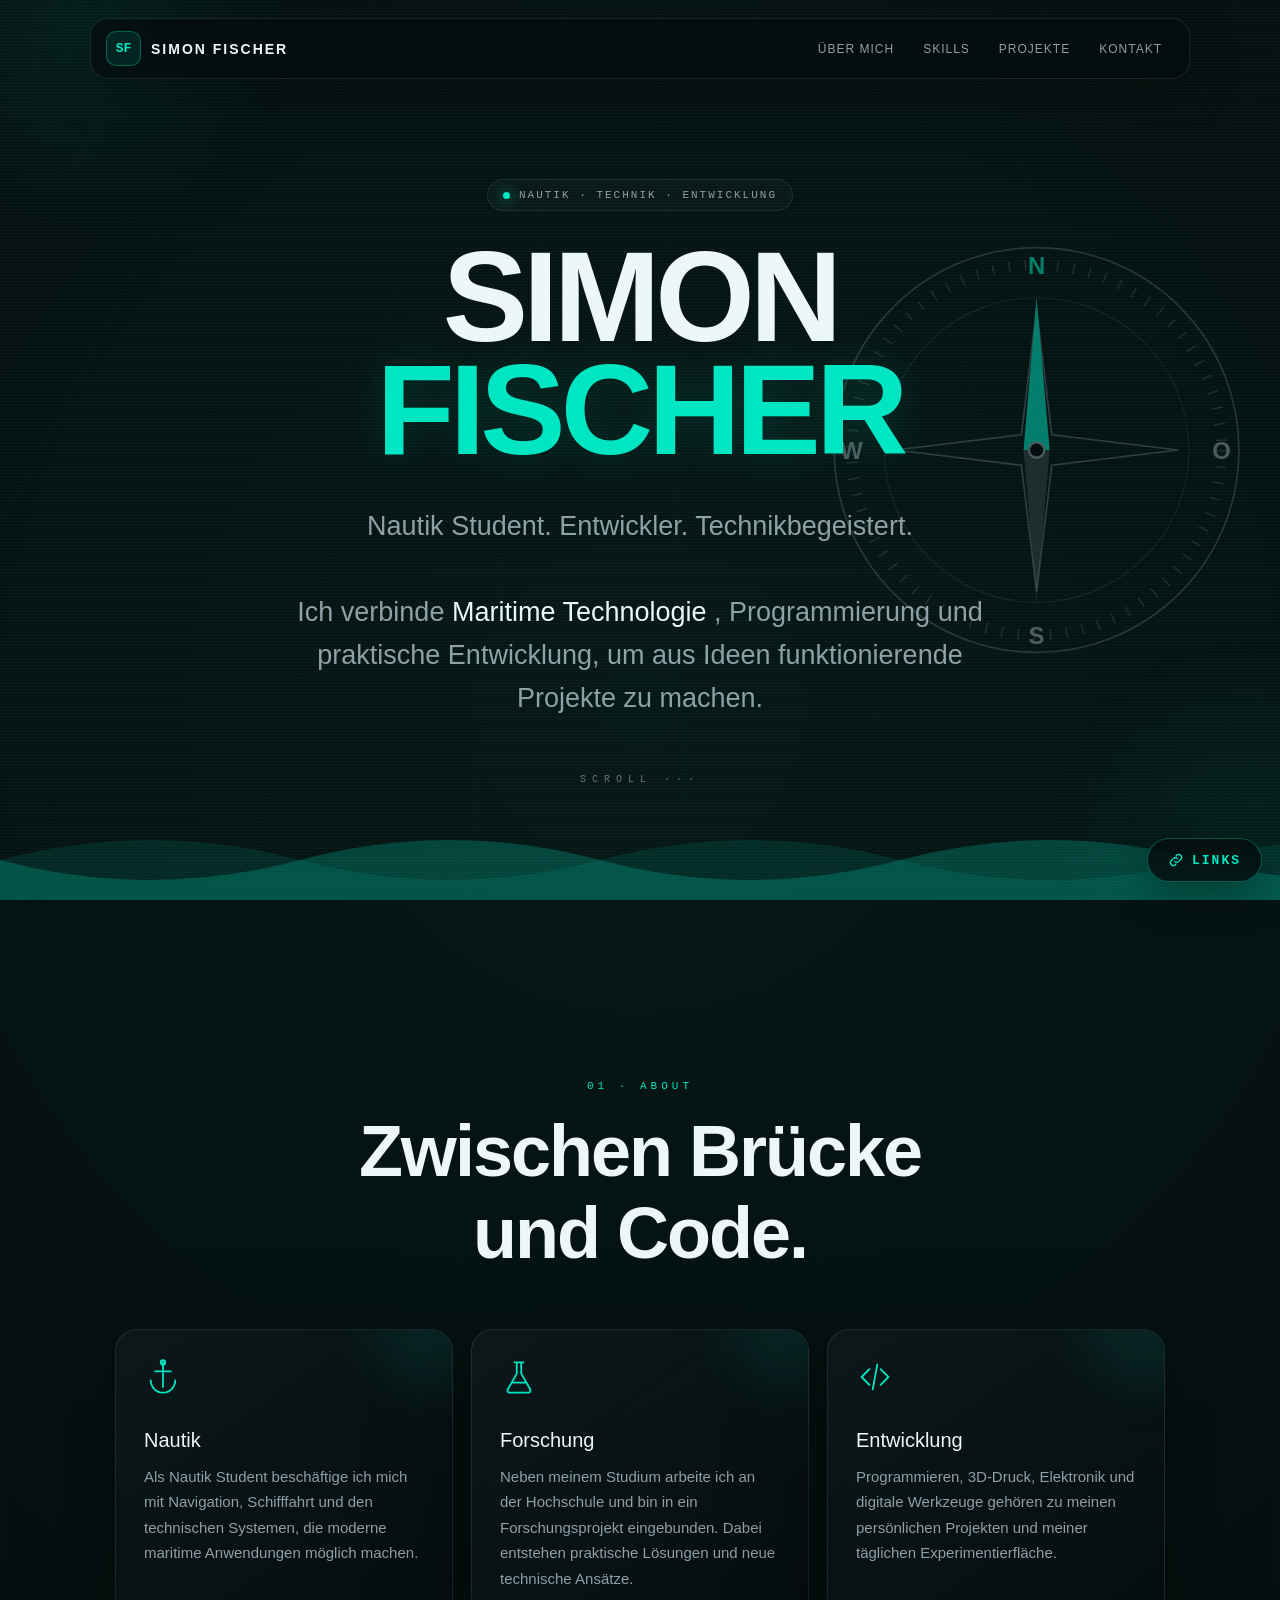
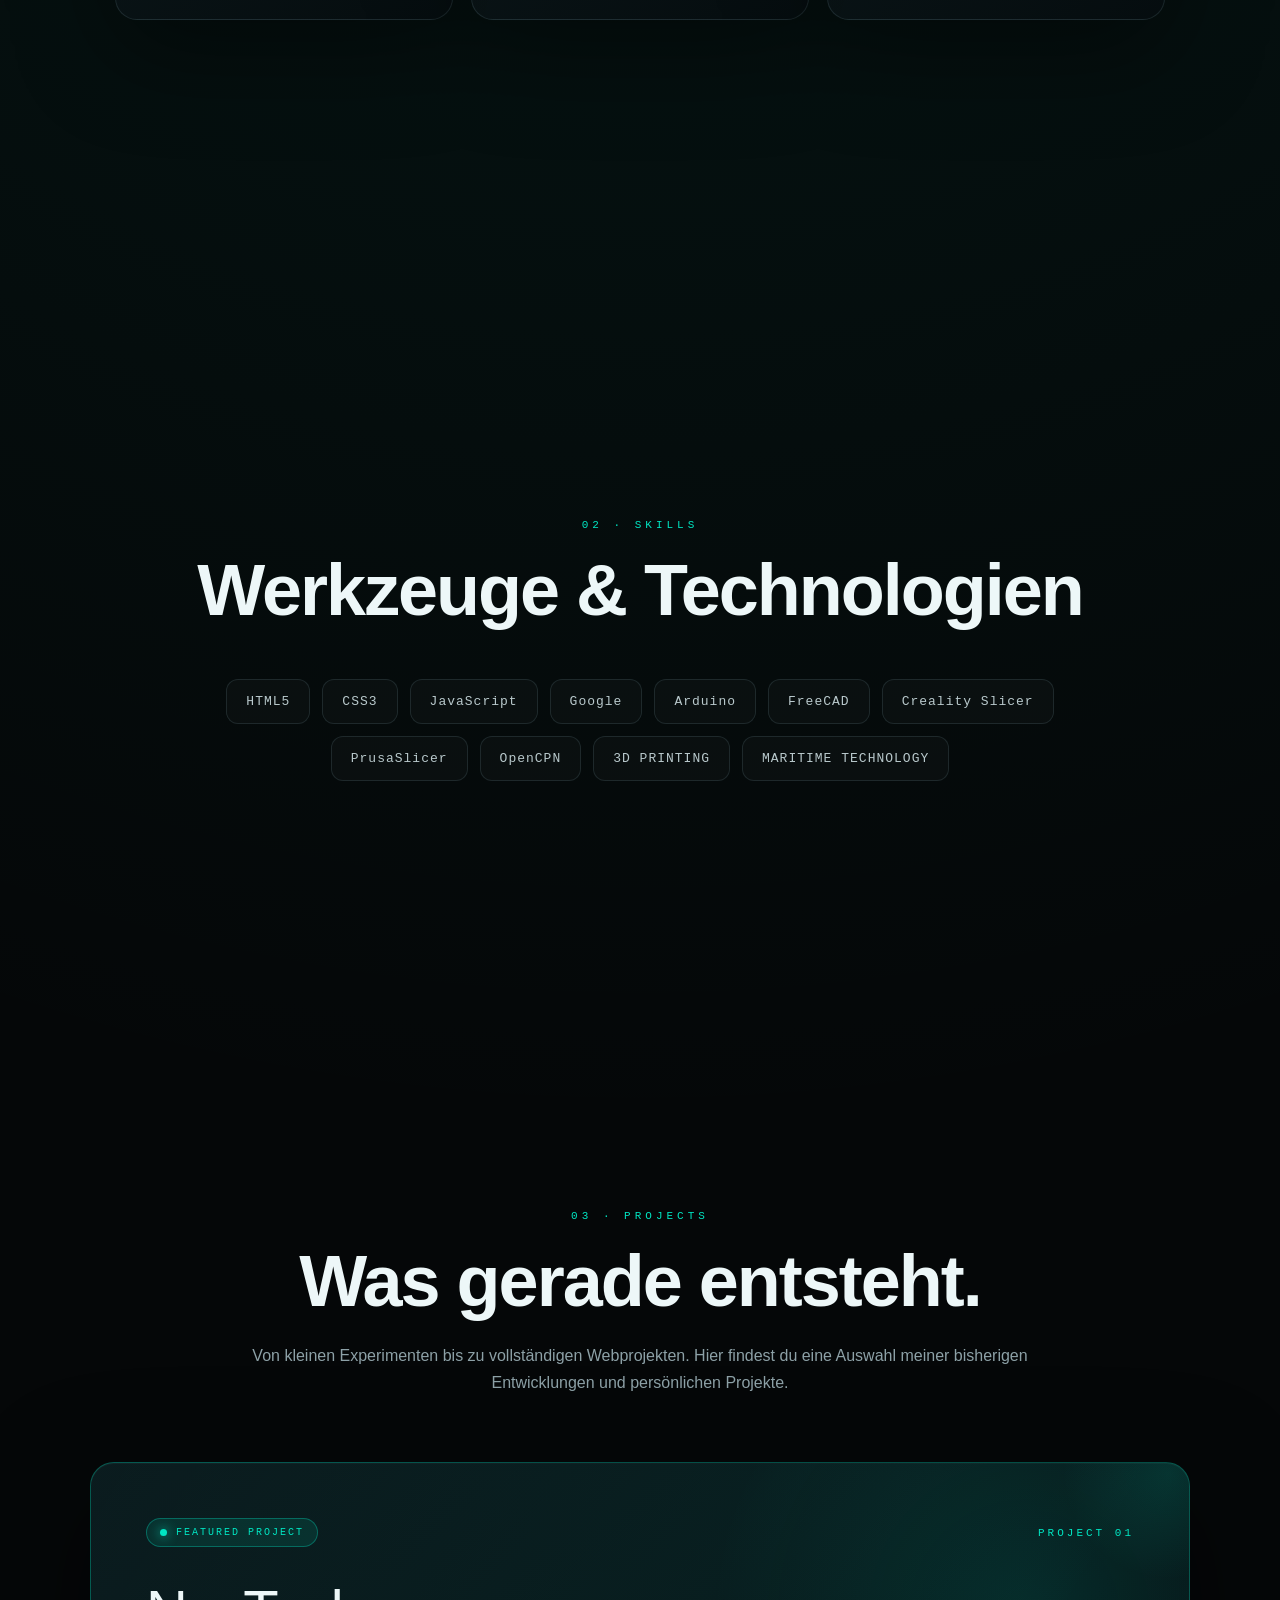
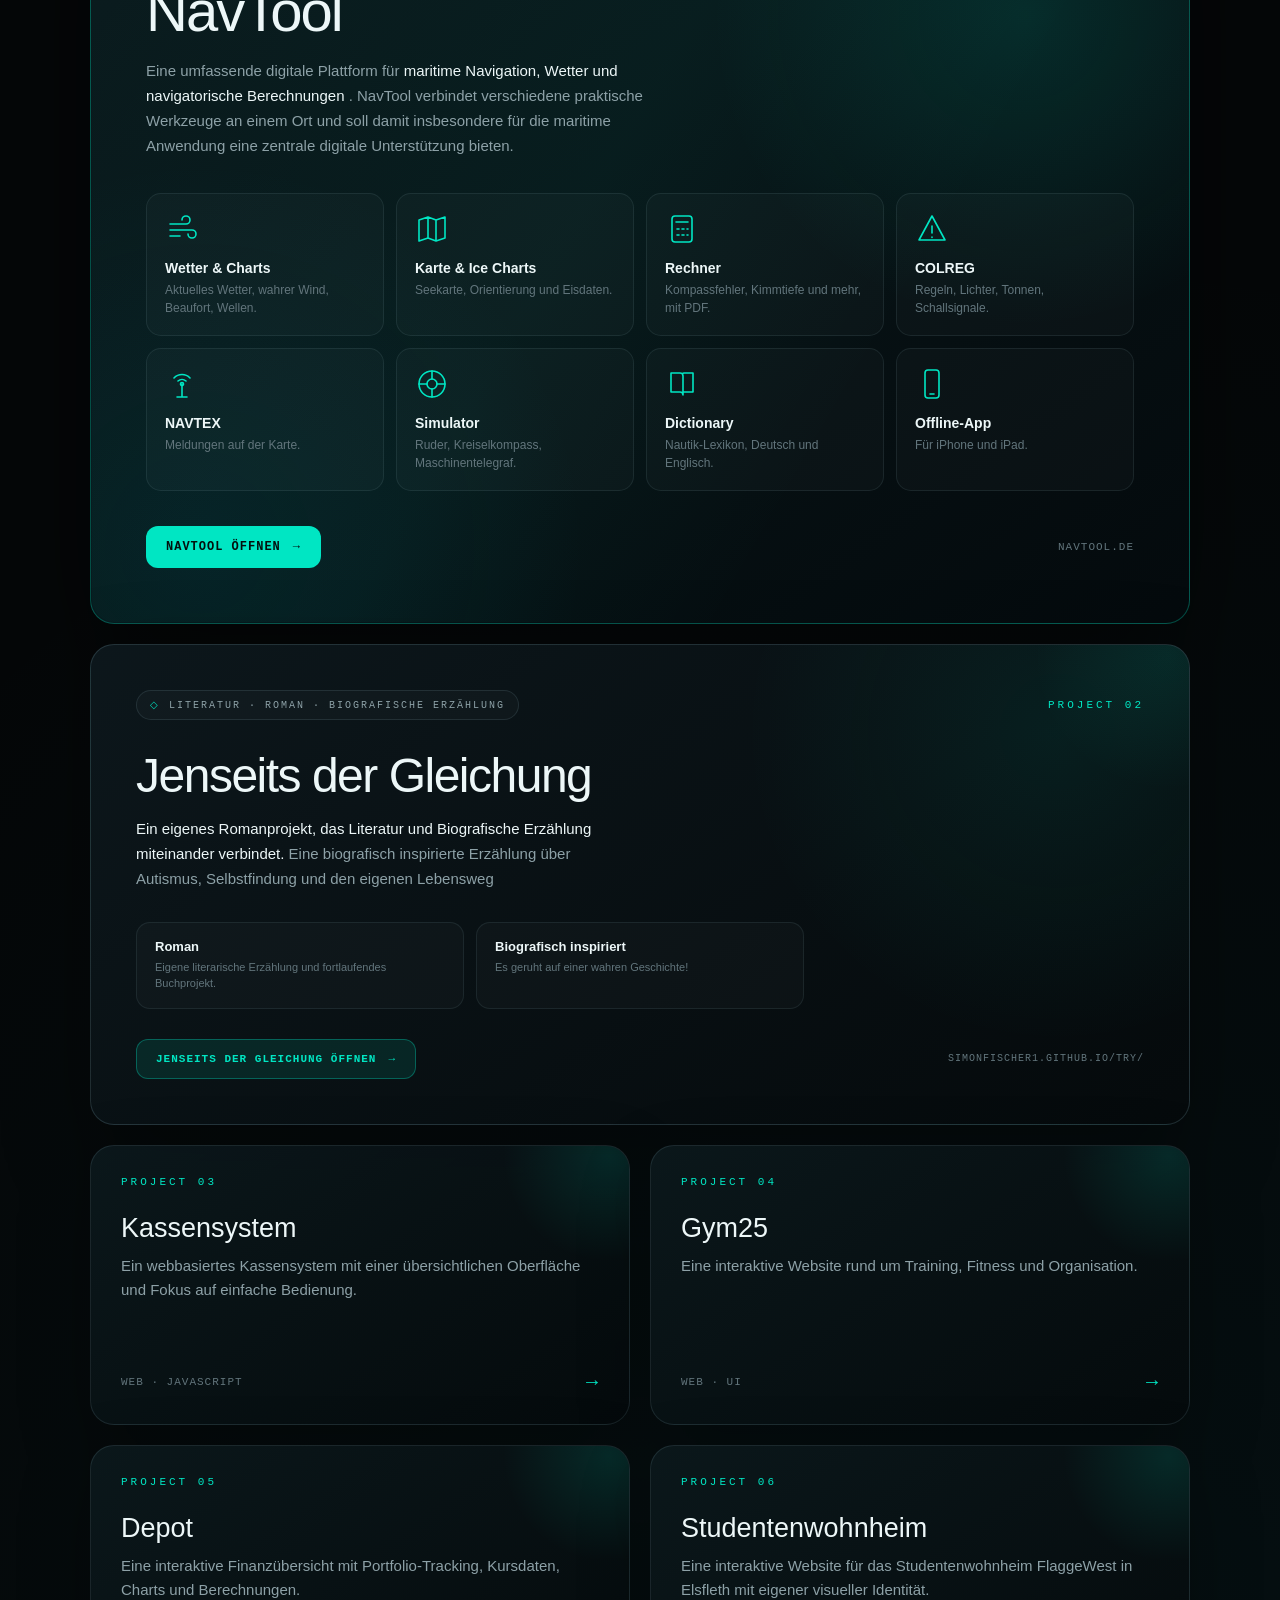
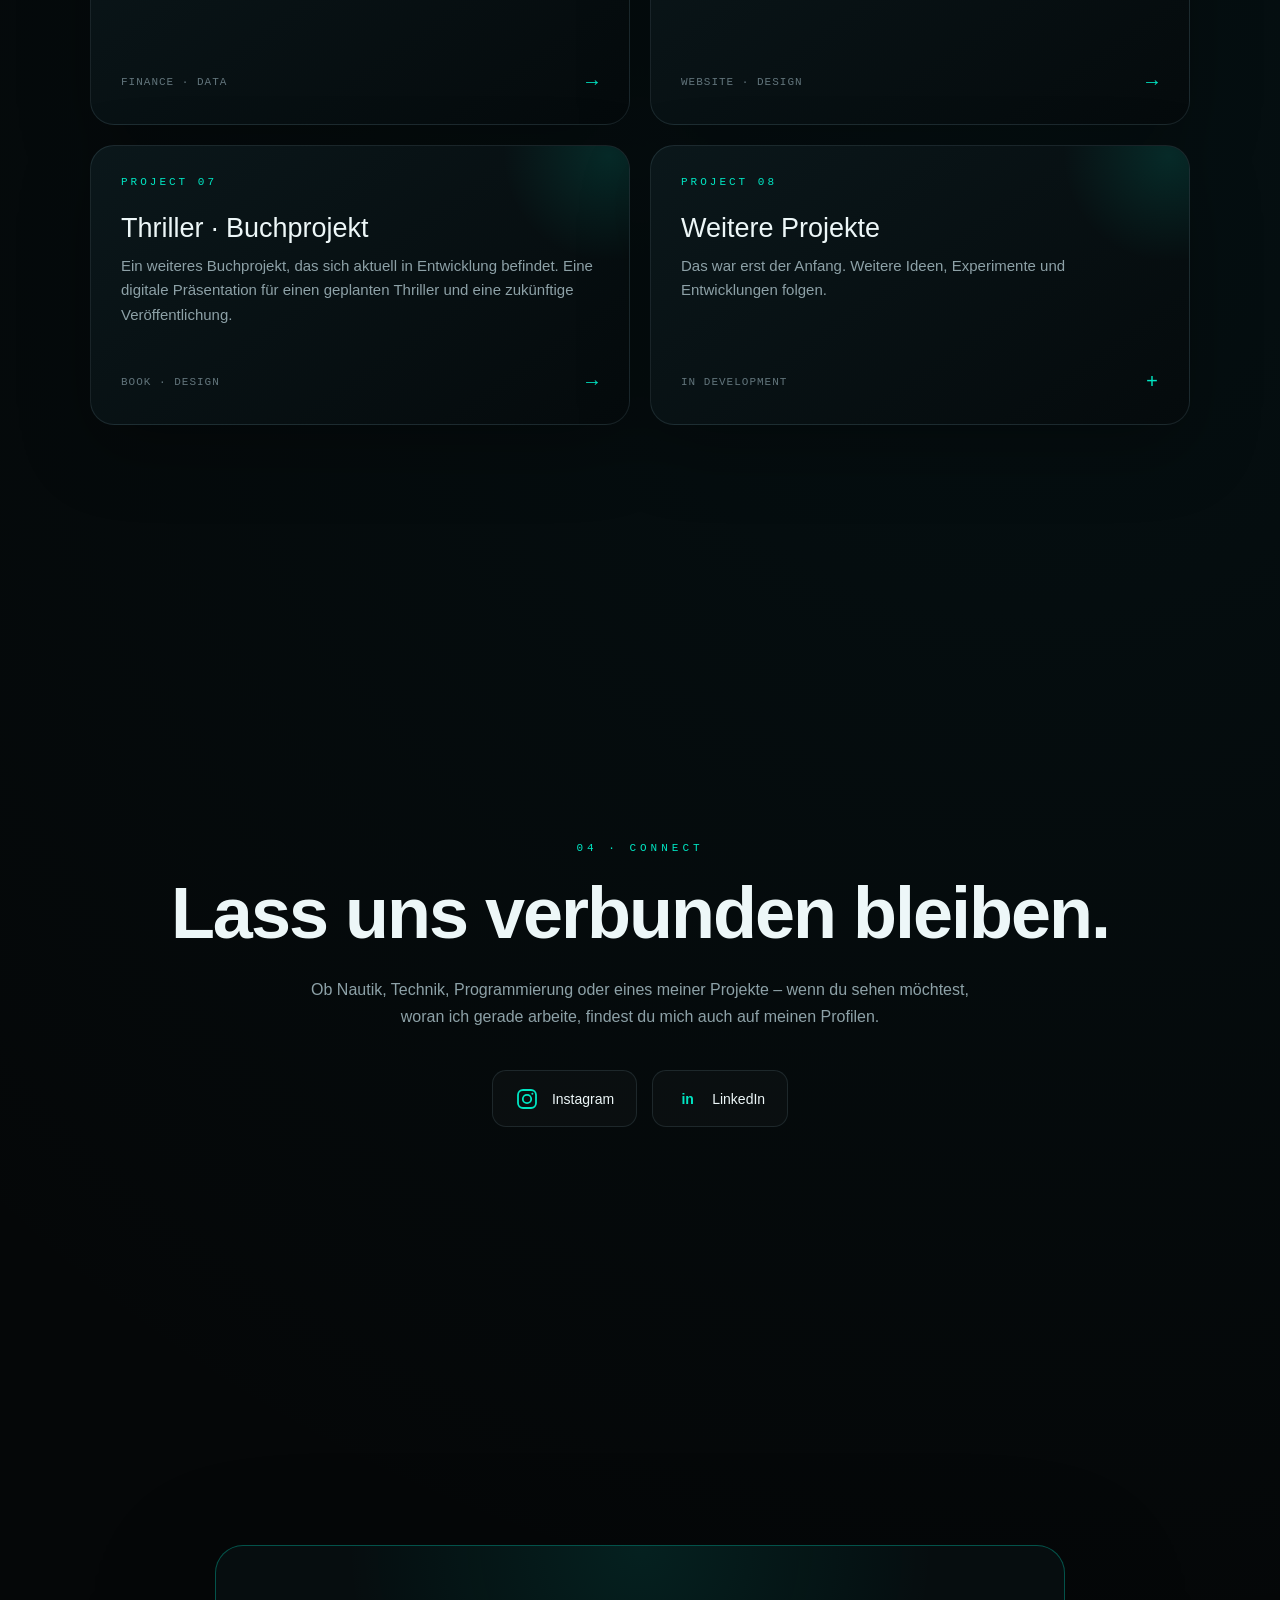
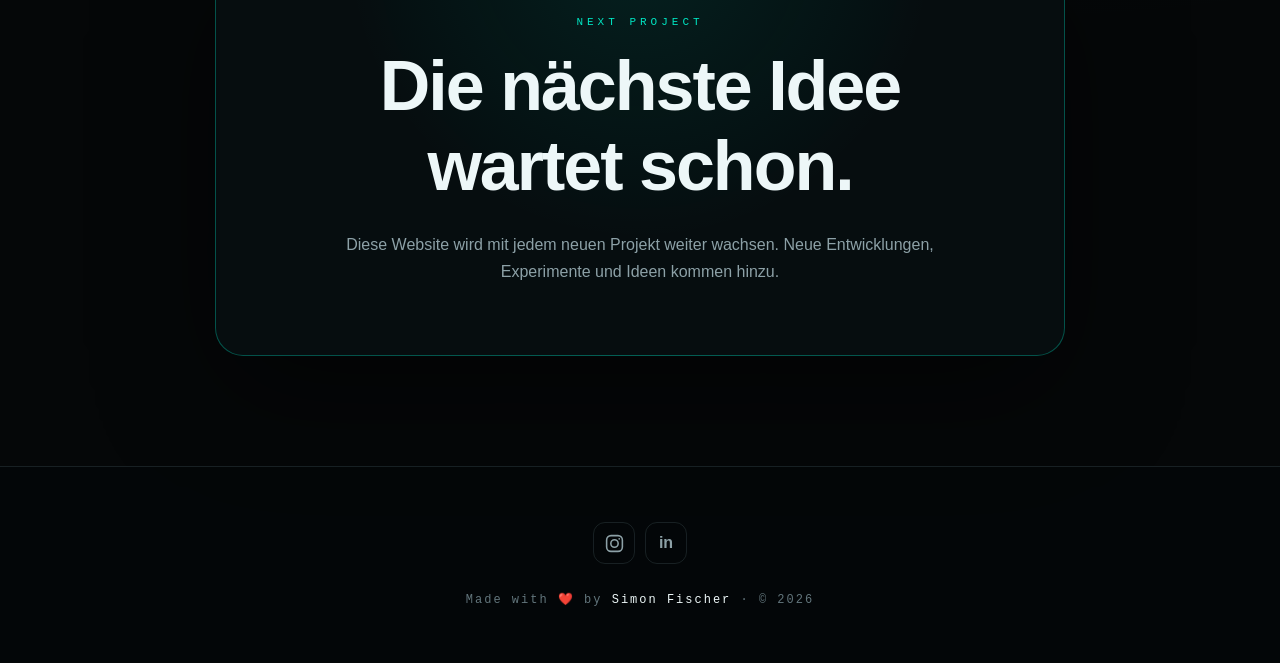
<file: V1.12/me/index.html>
<!DOCTYPE html>
<html lang="de">

<head>

<meta charset="UTF-8">

<meta
    name="viewport"
    content="width=device-width, initial-scale=1.0, viewport-fit=cover"
>

<title>Simon Fischer — Nautik · Technik · Entwicklung</title>

<meta
    name="description"
    content="Simon Fischer — Nautik Student, Entwickler und Technikbegeisterter. Maritime Technologie, Programmierung, Forschung und digitale Projekte."
>

<style>

/* =========================================================
   ROOT
========================================================= */

:root{

    --bg:#050708;
    --bg2:#091014;

    --card:rgba(10,18,22,.78);
    --card2:rgba(13,24,29,.88);

    --text:#edf7f8;

    --muted:#8da1a7;
    --muted2:#62757c;

    --accent:#00e6c3;
    --accent2:#00a994;

    --accent-soft:rgba(0,230,195,.10);

    --line:rgba(130,170,180,.16);
    --line-strong:rgba(0,230,195,.32);

    --shadow:0 30px 100px rgba(0,0,0,.45);

}


/* =========================================================
   RESET
========================================================= */

*{
    box-sizing:border-box;
}


html{

    scroll-behavior:smooth;

    background:var(--bg);

}


body{

    margin:0;

    min-height:100%;

    background:

        radial-gradient(
            circle at 50% 10%,
            rgba(0,230,195,.08),
            transparent 32%
        ),

        radial-gradient(
            circle at 80% 70%,
            rgba(0,130,150,.07),
            transparent 30%
        ),

        var(--bg);

    color:var(--text);

    font-family:
        Inter,
        -apple-system,
        BlinkMacSystemFont,
        "Segoe UI",
        Roboto,
        Arial,
        sans-serif;

    overflow-x:hidden;

}


a{
    color:inherit;
}


/* =========================================================
   BACKGROUND
========================================================= */

.background{

    position:fixed;

    inset:0;

    overflow:hidden;

    pointer-events:none;

    z-index:0;

}


.grid{

    position:absolute;

    inset:-20%;

    opacity:.22;

    background-image:

        linear-gradient(
            rgba(100,150,160,.045) 1px,
            transparent 1px
        ),

        linear-gradient(
            90deg,
            rgba(100,150,160,.045) 1px,
            transparent 1px
        );

    background-size:70px 70px;

    transform:
        perspective(800px)
        rotateX(58deg)
        translateY(-5%);

    transform-origin:center top;

    animation:gridMove 20s linear infinite;

}


@keyframes gridMove{

    from{
        background-position:0 0;
    }

    to{
        background-position:0 70px;
    }

}


.orb{

    position:absolute;

    width:420px;
    height:420px;

    border-radius:50%;

    background:

        radial-gradient(
            circle,
            rgba(0,230,195,.07),
            transparent 68%
        );

    filter:blur(5px);

    animation:orbFloat 12s ease-in-out infinite;

}


.orb.one{

    top:-180px;
    left:-120px;

}


.orb.two{

    right:-180px;
    bottom:-150px;

    animation-delay:-5s;

}


@keyframes orbFloat{

    0%,100%{

        transform:
            translate(0,0)
            scale(1);

    }

    50%{

        transform:
            translate(35px,-25px)
            scale(1.08);

    }

}


.noise{

    position:absolute;

    inset:0;

    opacity:.025;

    background-image:

        repeating-linear-gradient(
            0deg,
            #fff 0,
            #fff 1px,
            transparent 1px,
            transparent 3px
        );

    mix-blend-mode:overlay;

}


/* =========================================================
   NAVIGATION
========================================================= */

nav{

    position:fixed;

    top:0;
    left:0;
    right:0;

    z-index:50;

    display:flex;

    justify-content:center;

    padding:
        18px
        max(20px,env(safe-area-inset-left))
        18px
        max(20px,env(safe-area-inset-right));

    pointer-events:none;

}


.nav-inner{

    width:min(1100px,100%);

    display:flex;

    align-items:center;

    justify-content:space-between;

    padding:12px 15px;

    border:1px solid var(--line);

    border-radius:18px;

    background:rgba(5,10,12,.72);

    backdrop-filter:blur(18px);

    -webkit-backdrop-filter:blur(18px);

    box-shadow:
        0 15px 50px rgba(0,0,0,.25);

    pointer-events:auto;

}


.logo{

    display:flex;

    align-items:center;

    gap:10px;

    text-decoration:none;

}


.logo-mark{

    width:35px;
    height:35px;

    display:flex;

    align-items:center;
    justify-content:center;

    border:1px solid var(--line-strong);

    border-radius:10px;

    color:var(--accent);

    font-family:monospace;

    font-weight:bold;

    background:var(--accent-soft);

}


.logo-text{

    font-size:14px;

    letter-spacing:2px;

    font-weight:600;

}


.nav-links{

    display:flex;

    gap:5px;

}


.nav-links a{

    padding:9px 12px;

    border-radius:10px;

    color:var(--muted);

    text-decoration:none;

    font-size:12px;

    letter-spacing:1px;

    transition:.25s ease;

}


.nav-links a:hover{

    color:var(--text);

    background:rgba(255,255,255,.05);

}


@media(max-width:650px){

    .nav-links a{
        display:none;
    }

    .nav-links a:last-child{
        display:block;
    }

    .logo-text{
        font-size:12px;
    }

}


/* =========================================================
   SECTIONS
========================================================= */

main{

    position:relative;

    z-index:1;

}


section{

    min-height:100svh;

    width:100%;

    display:flex;

    align-items:center;

    justify-content:center;

    padding:
        110px
        clamp(18px,5vw,80px);

    position:relative;

}


/* =========================================================
   HERO
========================================================= */

.hero{

    text-align:center;

    flex-direction:column;

}


.status{

    display:inline-flex;

    align-items:center;

    gap:9px;

    padding:9px 15px;

    border:1px solid var(--line);

    border-radius:100px;

    color:var(--muted);

    background:rgba(255,255,255,.025);

    font-family:monospace;

    font-size:11px;

    letter-spacing:2px;

    margin-bottom:30px;

    animation:appear .8s ease both;

}


.status-dot{

    width:7px;
    height:7px;

    border-radius:50%;

    background:var(--accent);

    box-shadow:0 0 15px var(--accent);

    animation:pulseDot 2s ease-in-out infinite;

}


@keyframes pulseDot{

    0%,100%{
        opacity:.35;
    }

    50%{
        opacity:1;
    }

}


.hero h1{

    margin:0;

    max-width:1100px;

    font-size:
        clamp(
            48px,
            10vw,
            145px
        );

    line-height:.88;

    font-weight:700;

    letter-spacing:-5px;

    animation:appear 1s .1s ease both;

}


.hero h1 .accent{

    color:var(--accent);

    text-shadow:
        0 0 40px rgba(0,230,195,.15);

}


.hero-sub{

    max-width:720px;

    margin-top:38px;

    color:var(--muted);

    font-size:
        clamp(
            17px,
            2.3vw,
            27px
        );

    line-height:1.6;

    animation:appear 1s .2s ease both;

}


.hero-sub strong{

    color:var(--text);

    font-weight:500;

}


.scroll-indicator{

    position:absolute;

    bottom:30px;

    left:50%;

    transform:translateX(-50%);

    color:#66777d;

    font-family:monospace;

    font-size:10px;

    letter-spacing:6px;

    animation:scrollPulse 2.4s ease-in-out infinite;

}


@keyframes scrollPulse{

    0%,100%{

        opacity:.25;

        transform:
            translateX(-50%)
            translateY(0);

    }

    50%{

        opacity:.9;

        transform:
            translateX(-50%)
            translateY(7px);

    }

}


@keyframes appear{

    from{

        opacity:0;

        transform:translateY(25px);

    }

    to{

        opacity:1;

        transform:translateY(0);

    }

}


/* =========================================================
   ABOUT
========================================================= */

.about{

    flex-direction:column;

    text-align:center;

}


.section-label{

    color:var(--accent);

    font-family:monospace;

    font-size:11px;

    letter-spacing:4px;

    margin-bottom:18px;

    text-transform:uppercase;

}


.section-title{

    margin:0;

    font-size:
        clamp(
            34px,
            6vw,
            72px
        );

    font-weight:600;

    letter-spacing:-2px;

}


.about-grid{

    width:min(1050px,100%);

    display:grid;

    grid-template-columns:
        repeat(3,1fr);

    gap:18px;

    margin-top:55px;

}


.info-card{

    padding:28px;

    min-height:220px;

    border:1px solid var(--line);

    border-radius:22px;

    background:

        linear-gradient(
            145deg,
            rgba(14,26,30,.75),
            rgba(6,12,15,.72)
        );

    box-shadow:var(--shadow);

    text-align:left;

    transition:
        transform .35s ease,
        border-color .35s ease;

    position:relative;

    overflow:hidden;

}


.info-card::before{

    content:"";

    position:absolute;

    width:130px;
    height:130px;

    top:-70px;
    right:-50px;

    border-radius:50%;

    background:rgba(0,230,195,.08);

    filter:blur(25px);

}


.info-card:hover{

    transform:translateY(-7px);

    border-color:var(--line-strong);

}


.card-icon{

    color:var(--accent);

    font-family:monospace;

    font-size:25px;

    margin-bottom:25px;

}


.info-card h3{

    margin:0 0 12px;

    font-size:20px;

    font-weight:500;

}


.info-card p{

    margin:0;

    color:var(--muted);

    line-height:1.7;

    font-size:15px;

}


@media(max-width:800px){

    .about-grid{

        grid-template-columns:1fr;

    }

    .info-card{

        min-height:auto;

    }

}


/* =========================================================
   SKILLS
========================================================= */

.skills{

    flex-direction:column;

    text-align:center;

}


.skills-wrap{

    width:min(950px,100%);

    margin-top:48px;

    display:flex;

    justify-content:center;

    flex-wrap:wrap;

    gap:12px;

}


.skill{

    padding:14px 19px;

    border:1px solid var(--line);

    border-radius:12px;

    background:rgba(255,255,255,.025);

    color:#b9c9cc;

    font-family:monospace;

    font-size:13px;

    letter-spacing:1px;

    transition:.3s ease;

}


.skill:hover{

    color:var(--accent);

    border-color:var(--line-strong);

    background:var(--accent-soft);

    transform:translateY(-3px);

}


/* =========================================================
   PROJEKTE
========================================================= */

.projects{

    flex-direction:column;

    text-align:center;

}


.projects-header{

    max-width:800px;

}


.projects-header p{

    color:var(--muted);

    line-height:1.7;

    margin-top:20px;

}


.project-grid{

    width:min(1100px,100%);

    display:grid;

    grid-template-columns:
        repeat(2,1fr);

    gap:20px;

    margin-top:50px;

}


/* =========================================================
   STANDARD PROJECT
========================================================= */

.project{

    position:relative;

    display:flex;

    flex-direction:column;

    min-height:280px;

    padding:30px;

    border:1px solid var(--line);

    border-radius:24px;

    background:

        linear-gradient(
            145deg,
            rgba(12,25,29,.88),
            rgba(5,10,12,.92)
        );

    overflow:hidden;

    text-decoration:none;

    text-align:left;

    box-shadow:
        0 25px 70px rgba(0,0,0,.3);

    transition:
        transform .35s ease,
        border-color .35s ease,
        box-shadow .35s ease;

}


.project::before{

    content:"";

    position:absolute;

    width:220px;
    height:220px;

    right:-90px;
    top:-100px;

    border-radius:50%;

    background:

        radial-gradient(
            circle,
            rgba(0,230,195,.12),
            transparent 68%
        );

    transition:.5s ease;

}


.project:hover{

    transform:translateY(-8px);

    border-color:var(--line-strong);

    box-shadow:
        0 35px 90px rgba(0,0,0,.5);

}


.project:hover::before{

    transform:scale(1.4);

}


.project-number{

    color:var(--accent);

    font-family:monospace;

    font-size:11px;

    letter-spacing:3px;

}


.project h3{

    margin:
        25px
        0
        10px;

    font-size:27px;

    font-weight:500;

}


.project p{

    margin:0;

    max-width:500px;

    color:var(--muted);

    line-height:1.65;

    font-size:15px;

}


.project-bottom{

    margin-top:auto;

    padding-top:28px;

    display:flex;

    align-items:center;

    justify-content:space-between;

    color:var(--muted2);

    font-family:monospace;

    font-size:11px;

    letter-spacing:1px;

}


.project-arrow{

    color:var(--accent);

    font-size:20px;

    transition:.3s ease;

}


.project:hover .project-arrow{

    transform:translateX(7px);

}


/* =========================================================
   NAVTOOL — PROJECT 01
========================================================= */

.project.navtool{

    grid-column:1 / -1;

    min-height:430px;

    padding:
        clamp(30px,5vw,55px);

    border-color:
        rgba(0,230,195,.30);

    background:

        radial-gradient(
            circle at 85% 20%,
            rgba(0,230,195,.12),
            transparent 28%
        ),

        radial-gradient(
            circle at 10% 90%,
            rgba(0,130,150,.10),
            transparent 32%
        ),

        linear-gradient(
            145deg,
            rgba(11,29,32,.96),
            rgba(4,10,13,.97)
        );

    box-shadow:

        0 35px 110px rgba(0,0,0,.5),

        inset 0 1px 0 rgba(255,255,255,.035);

}


.project.navtool::after{

    content:"";

    position:absolute;

    inset:1px;

    border-radius:23px;

    pointer-events:none;

    background:

        linear-gradient(
            120deg,
            transparent 0%,
            rgba(0,230,195,.07) 45%,
            transparent 70%
        );

    opacity:.6;

}


.navtool-top{

    display:flex;

    align-items:center;

    justify-content:space-between;

    gap:20px;

    position:relative;

    z-index:2;

}


.navtool-badge{

    display:inline-flex;

    align-items:center;

    gap:9px;

    padding:8px 13px;

    border-radius:100px;

    border:1px solid var(--line-strong);

    background:var(--accent-soft);

    color:var(--accent);

    font-family:monospace;

    font-size:10px;

    letter-spacing:2px;

}


.live-dot{

    width:7px;
    height:7px;

    border-radius:50%;

    background:var(--accent);

    box-shadow:
        0 0 12px var(--accent);

    animation:pulseDot 2s infinite;

}


.navtool h3{

    font-size:
        clamp(
            38px,
            5vw,
            58px
        );

    margin:
        30px
        0
        15px;

    letter-spacing:-2px;

    position:relative;

    z-index:2;

}


.navtool-description{

    max-width:760px;

    font-size:
        clamp(
            16px,
            2vw,
            20px
        );

    line-height:1.7;

    color:#a8babc;

    position:relative;

    z-index:2;

}


.navtool-description strong{

    color:var(--text);

    font-weight:500;

}


.navtool-features{

    display:grid;

    grid-template-columns:
        repeat(4,1fr);

    gap:12px;

    margin-top:35px;

    position:relative;

    z-index:2;

}


.navtool-feature{

    padding:18px;

    border:
        1px solid
        rgba(130,170,180,.13);

    border-radius:15px;

    background:
        rgba(255,255,255,.025);

    transition:.3s ease;

}


.navtool-feature:hover{

    transform:translateY(-4px);

    border-color:var(--line-strong);

    background:rgba(0,230,195,.06);

}


.navtool-feature-icon{

    color:var(--accent);

    font-family:monospace;

    font-size:18px;

    margin-bottom:10px;

}


.navtool-feature strong{

    display:block;

    font-size:14px;

    color:var(--text);

    margin-bottom:5px;

}


.navtool-feature span{

    display:block;

    color:var(--muted2);

    font-size:12px;

    line-height:1.5;

}


.navtool-bottom{

    margin-top:35px;

    display:flex;

    align-items:center;

    justify-content:space-between;

    gap:20px;

    position:relative;

    z-index:3;

}


.navtool-link{

    display:inline-flex;

    align-items:center;

    gap:12px;

    padding:14px 20px;

    border-radius:12px;

    background:var(--accent);

    color:#03100e;

    font-family:monospace;

    font-weight:bold;

    text-decoration:none;

    font-size:12px;

    letter-spacing:1px;

    transition:.3s ease;

}


.navtool-link:hover{

    transform:translateY(-3px);

    box-shadow:
        0 12px 35px rgba(0,230,195,.22);

}


.navtool-url{

    color:var(--muted2);

    font-family:monospace;

    font-size:11px;

    letter-spacing:1px;

}


@media(max-width:850px){

    .navtool-features{

        grid-template-columns:
            repeat(2,1fr);

    }

}


@media(max-width:600px){

    .project.navtool{

        min-height:auto;

        padding:25px;

    }

    .navtool-top{

        align-items:flex-start;

    }

    .navtool-features{

        grid-template-columns:1fr;

    }

    .navtool-bottom{

        flex-direction:column;

        align-items:flex-start;

    }

    .navtool-url{

        display:none;

    }

}


/* =========================================================
   JENSEITS DER GLEICHUNG — PROJECT 02
========================================================= */

.project.book-feature{

    grid-column:1 / -1;

    min-height:350px;

    padding:
        clamp(30px,4vw,45px);

    border-color:
        rgba(130,170,180,.22);

    background:

        radial-gradient(
            circle at 88% 18%,
            rgba(0,230,195,.075),
            transparent 30%
        ),

        linear-gradient(
            145deg,
            rgba(13,24,29,.94),
            rgba(5,10,12,.96)
        );

    box-shadow:
        0 30px 85px rgba(0,0,0,.38);

}


.project.book-feature::before{

    width:280px;
    height:280px;

    right:-120px;
    top:-130px;

    background:

        radial-gradient(
            circle,
            rgba(0,230,195,.09),
            transparent 68%
        );

}


.book-feature-top{

    display:flex;

    align-items:center;

    justify-content:space-between;

    gap:20px;

    position:relative;

    z-index:2;

}


.book-label{

    display:inline-flex;

    align-items:center;

    gap:9px;

    padding:8px 13px;

    border:1px solid var(--line);

    border-radius:100px;

    background:rgba(255,255,255,.025);

    color:var(--muted);

    font-family:monospace;

    font-size:10px;

    letter-spacing:2px;

}


.book-label-mark{

    color:var(--accent);

}


.book-feature h3{

    margin:
        28px
        0
        14px;

    font-size:
        clamp(
            32px,
            4vw,
            48px
        );

    font-weight:500;

    letter-spacing:-1.5px;

    position:relative;

    z-index:2;

}


.book-description{

    max-width:800px;

    color:#a8babc;

    font-size:
        clamp(
            15px,
            1.8vw,
            18px
        );

    line-height:1.75;

    position:relative;

    z-index:2;

}


.book-description strong{

    color:var(--text);

    font-weight:500;

}


.book-meta{

    display:grid;

    grid-template-columns:
        repeat(3,1fr);

    gap:12px;

    margin-top:30px;

    position:relative;

    z-index:2;

}


.book-meta-item{

    padding:16px 18px;

    border:
        1px solid
        rgba(130,170,180,.12);

    border-radius:14px;

    background:
        rgba(255,255,255,.022);

}


.book-meta-item strong{

    display:block;

    color:var(--text);

    font-size:13px;

    margin-bottom:5px;

}


.book-meta-item span{

    display:block;

    color:var(--muted2);

    font-size:11px;

    line-height:1.5;

}


.book-feature-bottom{

    margin-top:30px;

    display:flex;

    align-items:center;

    justify-content:space-between;

    gap:20px;

    position:relative;

    z-index:3;

}


.book-link{

    display:inline-flex;

    align-items:center;

    gap:12px;

    padding:13px 19px;

    border:
        1px solid
        var(--line-strong);

    border-radius:12px;

    background:
        var(--accent-soft);

    color:var(--accent);

    font-family:monospace;

    font-size:11px;

    font-weight:bold;

    letter-spacing:1px;

    transition:.3s ease;

}


.book-link:hover{

    transform:translateY(-3px);

    background:
        rgba(0,230,195,.14);

    box-shadow:
        0 12px 35px rgba(0,230,195,.12);

}


.book-url{

    color:var(--muted2);

    font-family:monospace;

    font-size:10px;

    letter-spacing:1px;

}


@media(max-width:700px){

    .project.book-feature{

        grid-column:auto;

        min-height:auto;

        padding:25px;

    }

    .book-meta{

        grid-template-columns:1fr;

    }

    .book-feature-bottom{

        flex-direction:column;

        align-items:flex-start;

    }

    .book-url{

        display:none;

    }

}


/* =========================================================
   RESPONSIVE PROJEKTE
========================================================= */

@media(max-width:750px){

    .project-grid{

        grid-template-columns:1fr;

    }

    .project.navtool{

        grid-column:auto;

    }

}


/* =========================================================
   SOCIAL
========================================================= */

.social{

    flex-direction:column;

    text-align:center;

}


.social-text{

    max-width:700px;

    color:var(--muted);

    line-height:1.7;

    margin:22px auto 40px;

}


.social-links{

    display:flex;

    gap:15px;

    justify-content:center;

    flex-wrap:wrap;

}


.social-link{

    display:flex;

    align-items:center;

    gap:12px;

    padding:15px 22px;

    border:1px solid var(--line);

    border-radius:14px;

    background:rgba(255,255,255,.025);

    text-decoration:none;

    color:var(--text);

    font-size:14px;

    transition:.3s ease;

}


.social-link:hover{

    border-color:var(--line-strong);

    background:var(--accent-soft);

    transform:translateY(-4px);

}


.social-icon{

    width:25px;
    height:25px;

    display:flex;

    align-items:center;
    justify-content:center;

    border-radius:7px;

    color:var(--accent);

    font-weight:bold;

    font-family:Arial;

}


/* =========================================================
   INSTAGRAM SVG
========================================================= */

.instagram-svg{

    width:24px;
    height:24px;

    display:block;

    fill:none;

    stroke:currentColor;

    stroke-width:1.8;

    stroke-linecap:round;

    stroke-linejoin:round;

}


/* =========================================================
   CTA
========================================================= */

.cta{

    min-height:70svh;

    flex-direction:column;

    text-align:center;

}


.cta-box{

    width:min(850px,100%);

    padding:
        clamp(35px,6vw,70px);

    border:1px solid var(--line-strong);

    border-radius:28px;

    background:

        radial-gradient(
            circle at 50% 0%,
            rgba(0,230,195,.09),
            transparent 50%
        ),

        rgba(7,15,18,.8);

    box-shadow:
        0 40px 120px rgba(0,0,0,.45);

}


.cta-box h2{

    margin:0;

    font-size:
        clamp(
            35px,
            6vw,
            70px
        );

    letter-spacing:-2px;

}


.cta-box p{

    color:var(--muted);

    line-height:1.7;

    max-width:600px;

    margin:25px auto 0;

}


/* =========================================================
   FOOTER
========================================================= */

footer{

    position:relative;

    z-index:2;

    text-align:center;

    padding:
        55px 20px
        calc(
            55px +
            env(safe-area-inset-bottom)
        );

    border-top:1px solid var(--line);

    background:rgba(3,7,9,.5);

}


.footer-social{

    display:flex;

    justify-content:center;

    gap:10px;

    margin-bottom:28px;

}


.footer-social a{

    width:42px;
    height:42px;

    display:flex;

    align-items:center;
    justify-content:center;

    border:1px solid var(--line);

    border-radius:12px;

    color:var(--muted);

    text-decoration:none;

    font-weight:bold;

    transition:.3s ease;

}


.footer-social a:hover{

    color:var(--accent);

    border-color:var(--line-strong);

    transform:translateY(-3px);

}


.footer-instagram{

    width:21px;
    height:21px;

    fill:none;

    stroke:currentColor;

    stroke-width:1.8;

    stroke-linecap:round;

    stroke-linejoin:round;

}


.made{

    color:var(--muted2);

    font-family:monospace;

    font-size:12px;

    letter-spacing:2px;

}


.made a{

    color:var(--text);

    text-decoration:none;

    transition:.25s ease;

}


.made a:hover{

    color:var(--accent);

}


/* =========================================================
   MOBILE
========================================================= */

@media(max-width:600px){

    section{

        padding:
            105px
            17px
            90px;

    }


    .hero{

        min-height:100svh;

    }


    .hero h1{

        font-size:
            clamp(
                48px,
                15vw,
                80px
            );

        letter-spacing:-2px;

    }


    .hero-sub{

        font-size:17px;

        line-height:1.55;

        margin-top:28px;

    }


    .section-title{

        letter-spacing:-1px;

    }


    .skills-wrap{

        gap:8px;

    }


    .skill{

        padding:12px 14px;

        font-size:11px;

    }


    .project{

        min-height:250px;

        padding:24px;

        border-radius:20px;

    }


    .project h3{

        font-size:24px;

    }


    .social-links{

        width:100%;

    }


    .social-link{

        width:min(320px,100%);

        justify-content:center;

    }

}


/* =========================================================
   REDUCED MOTION
========================================================= */

@media(prefers-reduced-motion:reduce){

    html{

        scroll-behavior:auto;

    }


    *,

    *::before,

    *::after{

        animation-duration:.01ms !important;

        animation-iteration-count:1 !important;

        transition-duration:.01ms !important;

    }

}


/* ===== NEU: Kompass, Meer, Icons, Quicklinks ===== */
.rose{position:absolute;z-index:-1;right:max(2%,0px);top:50%;transform:translateY(-50%);width:min(34vw,440px);color:#8da1a7;opacity:.5;pointer-events:none}
.rose .ring{transform-origin:200px 200px;animation:roseSpin 90s linear infinite}
.rose .needle{transform-origin:200px 200px;transition:transform .6s cubic-bezier(.3,1.4,.5,1);animation:needleSway 6s ease-in-out infinite}
@keyframes roseSpin{to{transform:rotate(360deg)}}
@keyframes needleSway{50%{rotate:6deg}}
.scroll-indicator{bottom:115px!important}
.sea{position:absolute;left:0;right:0;bottom:0;height:110px;overflow:hidden;pointer-events:none}
.sea svg.w{position:absolute;bottom:0;left:0;width:2400px;height:80px;color:var(--accent)}
.sea .w1{opacity:.10;animation:waveDrift 14s linear infinite}
.sea .w2{opacity:.22;height:56px;animation:waveDrift 9s linear infinite}
@keyframes waveDrift{to{transform:translateX(-600px)}}
.boat{position:absolute;bottom:34px;left:-80px;width:60px;color:var(--text);animation:boatCruise 30s linear infinite}
.boat svg{width:60px;height:auto;transform-origin:center bottom;animation:boatBob 3s ease-in-out infinite}
@keyframes boatCruise{to{left:calc(100% + 80px)}}
@keyframes boatBob{50%{transform:rotate(-4deg) translateY(3px)}}
.ico{width:34px;height:34px;fill:none;stroke:var(--accent);stroke-width:1.6;stroke-linecap:round;stroke-linejoin:round;stroke-dasharray:140;stroke-dashoffset:0}
.navtool-feature .ico{margin-bottom:10px}
.card-icon .ico{width:38px;height:38px}
.pre{opacity:0;transform:translateY(12px)}
.pre.in{opacity:1;transform:none}
.pre .ico{stroke-dashoffset:140}
.pre.in .ico{animation:icoDraw 1.4s .15s ease forwards}
@keyframes icoDraw{to{stroke-dashoffset:0}}
.navtool-features{grid-template-columns:repeat(4,1fr)}
@media(max-width:800px){.navtool-features{grid-template-columns:repeat(2,1fr)}.rose{width:84vw;opacity:.16;right:50%;transform:translate(50%,-50%)}}
.fab{position:fixed;z-index:60;right:max(18px,env(safe-area-inset-right));bottom:max(18px,env(safe-area-inset-bottom));display:flex;align-items:center;gap:8px;padding:13px 20px;border:1px solid var(--line-strong);border-radius:100px;background:rgba(5,10,12,.8);backdrop-filter:blur(16px);-webkit-backdrop-filter:blur(16px);color:var(--accent);font:600 13px/1 monospace;letter-spacing:2px;cursor:pointer;box-shadow:0 10px 40px rgba(0,0,0,.4);transition:.25s ease}
.fab:hover{background:var(--accent-soft);transform:translateY(-3px)}
.fab svg{width:16px;height:16px;fill:none;stroke:currentColor;stroke-width:2;stroke-linecap:round}
.sheet{position:fixed;inset:0;z-index:80;display:none;align-items:flex-end;justify-content:center;background:rgba(0,0,0,.6);backdrop-filter:blur(6px);-webkit-backdrop-filter:blur(6px)}
.sheet.open{display:flex}
.panel{width:min(460px,100%);padding:24px 22px calc(24px + env(safe-area-inset-bottom));border:1px solid var(--line-strong);border-bottom:0;border-radius:26px 26px 0 0;background:var(--bg2);animation:panelUp .3s ease-out}
@keyframes panelUp{from{transform:translateY(50px);opacity:0}}
.panel h2{margin:0 0 4px;font-size:26px;font-weight:600;letter-spacing:-1px}
.panel .x{float:right;background:none;border:0;color:var(--muted);font-size:30px;line-height:1;cursor:pointer}
.ql{display:flex;align-items:center;gap:14px;margin-top:10px;padding:12px 14px;border:1px solid var(--line);border-radius:16px;background:rgba(255,255,255,.025);color:var(--text);text-decoration:none;font-weight:600;font-size:15px;transition:.25s ease}
.ql:hover{border-color:var(--line-strong);background:var(--accent-soft);transform:translateX(4px)}
.ql i{width:40px;height:40px;flex:none;display:grid;place-items:center;border:1px solid var(--line-strong);border-radius:12px;background:var(--accent-soft);color:var(--accent);font:700 13px monospace;font-style:normal}
.ql small{display:block;margin-top:2px;color:var(--muted);font-weight:400;font-size:12px}
</style>

</head>


<body>


<div class="background" aria-hidden="true">

    <div class="grid"></div>

    <div class="orb one"></div>

    <div class="orb two"></div>

    <div class="noise"></div>

</div>


<!-- =======================================================
     NAVIGATION
======================================================= -->

<nav>

    <div class="nav-inner">

        <a href="#home" class="logo">

            <div class="logo-mark">
                SF
            </div>

            <div class="logo-text">
                SIMON FISCHER
            </div>

        </a>


        <div class="nav-links">

            <a href="#about">
                ÜBER MICH
            </a>

            <a href="#skills">
                SKILLS
            </a>

            <a href="#projects">
                PROJEKTE
            </a>

            <a href="#contact">
                KONTAKT
            </a>

        </div>

    </div>

</nav>


<main>


<!-- =======================================================
     HERO
======================================================= -->

<section class="hero" id="home">
<svg class="rose" viewBox="0 0 400 400" aria-hidden="true">
<g class="ring" fill="none" stroke="currentColor"><circle cx="200" cy="200" r="186" stroke-width="1.5" opacity=".5"/><circle cx="200" cy="200" r="170" stroke-width="10" stroke-dasharray="1.5 13.4" opacity=".35"/></g>
<circle cx="200" cy="200" r="140" fill="none" stroke="currentColor" stroke-width="1" opacity=".25"/>
<g fill="currentColor" font-family="sans-serif" font-weight="700" font-size="22" text-anchor="middle"><text x="200" y="38" fill="#00e6c3">N</text><text x="200" y="378">S</text><text x="370" y="208">O</text><text x="30" y="208">W</text></g>
<path d="M200 70 L214 186 L330 200 L214 214 L200 330 L186 214 L70 200 L186 186Z" fill="none" stroke="currentColor" stroke-width="1.5" opacity=".6"/>
<g class="needle" id="needle"><path d="M200 60 L212 200 L188 200Z" fill="#00e6c3"/><path d="M200 340 L212 200 L188 200Z" fill="currentColor" opacity=".35"/></g>
<circle cx="200" cy="200" r="7" fill="#050708" stroke="currentColor" stroke-width="2"/></svg>


    <div class="status">

        <span class="status-dot"></span>

        NAUTIK · TECHNIK · ENTWICKLUNG

    </div>


    <h1>

        SIMON<br>

        <span class="accent">
            FISCHER
        </span>

    </h1>


    <div class="hero-sub">

        Nautik Student.
        Entwickler.
        Technikbegeistert.

        <br><br>

        Ich verbinde

        <strong>
            Maritime Technologie
        </strong>,

        Programmierung und praktische Entwicklung,

        um aus Ideen funktionierende Projekte zu machen.

    </div>


    <div class="sea" aria-hidden="true">
<svg class="w w1" viewBox="0 0 2400 80" preserveAspectRatio="none"><path fill="currentColor" d="M0 40q150-40 300 0t300 0 300 0 300 0 300 0 300 0 300 0 300 0V80H0z"/></svg>
<div class="boat"><svg viewBox="0 0 64 64" fill="none" stroke="currentColor" stroke-width="2.4" stroke-linejoin="round" stroke-linecap="round"><path d="M32 6v40M32 8c10 8 16 20 18 34H32zM30 16C22 24 17 33 15 42h15zM8 48h48l-8 10H16z"/></svg></div>
<svg class="w w2" viewBox="0 0 2400 80" preserveAspectRatio="none"><path fill="currentColor" d="M0 40q150 40 300 0t300 0 300 0 300 0 300 0 300 0 300 0 300 0V80H0z"/></svg>
</div>
<div class="scroll-indicator">
        SCROLL ···
    </div>

</section>


<!-- =======================================================
     ABOUT
======================================================= -->

<section class="about" id="about">

    <div class="section-label">
        01 · ABOUT
    </div>


    <h2 class="section-title">

        Zwischen Brücke<br>
        und Code.

    </h2>


    <div class="about-grid">


        <div class="info-card">

            <div class="card-icon"><svg class="ico" viewBox="0 0 34 34"><path d="M17 4v22M10 12h14M6 20a11 11 0 0 0 22 0M17 4m-2 0a2 2 0 1 0 4 0a2 2 0 1 0-4 0"/></svg></div>

            <h3>
                Nautik
            </h3>

            <p>

                Als Nautik Student beschäftige ich mich
                mit Navigation, Schifffahrt und den
                technischen Systemen, die moderne
                maritime Anwendungen möglich machen.

            </p>

        </div>


        <div class="info-card">

            <div class="card-icon"><svg class="ico" viewBox="0 0 34 34"><path d="M13 4h8M15 4v10L7 28a2 2 0 0 0 2 3h16a2 2 0 0 0 2-3l-8-14V4M11 22h12"/></svg></div>

            <h3>
                Forschung
            </h3>

            <p>

                Neben meinem Studium arbeite ich an der
                Hochschule und bin in ein Forschungsprojekt
                eingebunden. Dabei entstehen praktische
                Lösungen und neue technische Ansätze.

            </p>

        </div>


        <div class="info-card">

            <div class="card-icon"><svg class="ico" viewBox="0 0 34 34"><path d="M12 10L5 17l7 7M22 10l7 7-7 7M19 6l-4 22"/></svg></div>

            <h3>
                Entwicklung
            </h3>

            <p>

                Programmieren, 3D-Druck, Elektronik und
                digitale Werkzeuge gehören zu meinen
                persönlichen Projekten und meiner
                täglichen Experimentierfläche.

            </p>

        </div>


    </div>

</section>


<!-- =======================================================
     SKILLS
======================================================= -->

<section class="skills" id="skills">

    <div class="section-label">
        02 · SKILLS
    </div>


    <h2 class="section-title">
        Werkzeuge & Technologien
    </h2>


    <div class="skills-wrap">

        <div class="skill">
            HTML5
        </div>

        <div class="skill">
            CSS3
        </div>

        <div class="skill">
            JavaScript
        </div>

        <div class="skill">
            Google
        </div>

        <div class="skill">
            Arduino
        </div>

        <div class="skill">
            FreeCAD
        </div>

        <div class="skill">
            Creality Slicer
        </div>

        <div class="skill">
            PrusaSlicer
        </div>

        <div class="skill">
            OpenCPN
        </div>

        <div class="skill">
            3D PRINTING
        </div>

        <div class="skill">
            MARITIME TECHNOLOGY
        </div>

    </div>

</section>


<!-- =======================================================
     PROJEKTE
======================================================= -->

<section class="projects" id="projects">

    <div class="projects-header">

        <div class="section-label">
            03 · PROJECTS
        </div>

        <h2 class="section-title">
            Was gerade entsteht.
        </h2>

        <p>

            Von kleinen Experimenten bis zu vollständigen
            Webprojekten. Hier findest du eine Auswahl meiner
            bisherigen Entwicklungen und persönlichen Projekte.

        </p>

    </div>


    <div class="project-grid">


        <!-- =================================================
             PROJECT 01 — NAVTOOL
        ================================================== -->

        <a
            class="project navtool"
            href="http://navtool.de"
            target="_blank"
            rel="noopener noreferrer"
        >

            <div class="navtool-top">

                <span class="navtool-badge">

                    <span class="live-dot"></span>

                    FEATURED PROJECT

                </span>


                <span class="project-number">
                    PROJECT 01
                </span>

            </div>


            <h3>
                NavTool
            </h3>


            <p class="navtool-description">

                Eine umfassende digitale Plattform für

                <strong>
                    maritime Navigation, Wetter und
                    navigatorische Berechnungen
                </strong>.

                NavTool verbindet verschiedene praktische
                Werkzeuge an einem Ort und soll damit
                insbesondere für die maritime Anwendung
                eine zentrale digitale Unterstützung bieten.

            </p>


            <div class="navtool-features">
<div class="navtool-feature"><svg class="ico" viewBox="0 0 34 34"><path d="M5 12h16a4 4 0 1 0-4-4M5 18h22a4 4 0 1 1-4 4M5 24h10"/></svg><strong>Wetter &amp; Charts</strong><span>Aktuelles Wetter, wahrer Wind, Beaufort, Wellen.</span></div>
<div class="navtool-feature"><svg class="ico" viewBox="0 0 34 34"><path d="M4 8l9-3 8 3 9-3v21l-9 3-8-3-9 3zM13 5v21M21 8v21"/></svg><strong>Karte &amp; Ice Charts</strong><span>Seekarte, Orientierung und Eisdaten.</span></div>
<div class="navtool-feature"><svg class="ico" viewBox="0 0 34 34"><rect x="7" y="4" width="20" height="26" rx="3"/><path d="M11 10h12M12 17h2M17 17h2M22 17h1M12 23h2M17 23h2M22 23h1"/></svg><strong>Rechner</strong><span>Kompassfehler, Kimmtiefe und mehr, mit PDF.</span></div>
<div class="navtool-feature"><svg class="ico" viewBox="0 0 34 34"><path d="M17 4l13 24H4zM17 14v7M17 25v.5"/></svg><strong>COLREG</strong><span>Regeln, Lichter, Tonnen, Schallsignale.</span></div>
<div class="navtool-feature"><svg class="ico" viewBox="0 0 34 34"><path d="M17 17v13M12 30h10M9 11a11 11 0 0 1 16 0M13 14a6 6 0 0 1 8 0"/><circle cx="17" cy="17" r="1.5"/></svg><strong>NAVTEX</strong><span>Meldungen auf der Karte.</span></div>
<div class="navtool-feature"><svg class="ico" viewBox="0 0 34 34"><circle cx="17" cy="17" r="5"/><circle cx="17" cy="17" r="13"/><path d="M17 4v8M17 22v8M4 17h8M22 17h8"/></svg><strong>Simulator</strong><span>Ruder, Kreiselkompass, Maschinentelegraf.</span></div>
<div class="navtool-feature"><svg class="ico" viewBox="0 0 34 34"><path d="M6 6h9a3 3 0 0 1 3 3v19a3 3 0 0 0-3-3H6zM28 6h-9a3 3 0 0 0-1 .2M28 6v19h-10"/></svg><strong>Dictionary</strong><span>Nautik-Lexikon, Deutsch und Englisch.</span></div>
<div class="navtool-feature"><svg class="ico" viewBox="0 0 34 34"><rect x="10" y="3" width="14" height="28" rx="3"/><path d="M15 27h4"/></svg><strong>Offline-App</strong><span>Für iPhone und iPad.</span></div>
</div>

<div class="navtool-bottom">

                <span class="navtool-link">

                    NAVTOOL ÖFFNEN

                    <span>
                        →
                    </span>

                </span>


                <span class="navtool-url">
                    NAVTOOL.DE
                </span>

            </div>

        </a>


        <!-- =================================================
             PROJECT 02 — JENSEITS DER GLEICHUNG
        ================================================== -->

        <a
            class="project book-feature"
            href="https://simonfischer1.github.io/try/"
            target="_blank"
            rel="noopener noreferrer"
        >

            <div class="book-feature-top">

                <span class="book-label">

                    <span class="book-label-mark">
                        ◇
                    </span>

                    LITERATUR · ROMAN · BIOGRAFISCHE ERZÄHLUNG

                </span>


                <span class="project-number">
                    PROJECT 02
                </span>

            </div>


            <h3>
                Jenseits der Gleichung
            </h3>


            <p class="book-description">

                <strong>
                    Ein eigenes Romanprojekt, das Literatur
                    und Biografische Erzählung miteinander verbindet.
                </strong>

                Eine biografisch inspirierte Erzählung über Autismus, Selbstfindung und den eigenen Lebensweg

            </p>


            <div class="book-meta">


                <div class="book-meta-item">

                    <strong>
                        Roman
                    </strong>

                    <span>
                        Eigene literarische Erzählung
                        und fortlaufendes Buchprojekt.
                    </span>

                </div>


                <div class="book-meta-item">

                    <strong>
                        Biografisch inspiriert
                    </strong>

                    <span>
                        Es geruht auf einer wahren Geschichte!
                    </span>

                </div>


            </div>


            <div class="book-feature-bottom">

                <span class="book-link">

                    JENSEITS DER GLEICHUNG ÖFFNEN

                    <span>
                        →
                    </span>

                </span>


                <span class="book-url">
                    SIMONFISCHER1.GITHUB.IO/TRY/
                </span>

            </div>

        </a>


        <!-- =================================================
             PROJECT 03 — KASSENSYSTEM
        ================================================== -->

        <a
            class="project"
            href="https://simonfischer1.github.io/cash/"
            target="_blank"
            rel="noopener noreferrer"
        >

            <span class="project-number">
                PROJECT 03
            </span>


            <h3>
                Kassensystem
            </h3>


            <p>

                Ein webbasiertes Kassensystem mit einer
                übersichtlichen Oberfläche und Fokus auf
                einfache Bedienung.

            </p>


            <div class="project-bottom">

                <span>
                    WEB · JAVASCRIPT
                </span>

                <span class="project-arrow">
                    →
                </span>

            </div>

        </a>


        <!-- =================================================
             PROJECT 04 — GYM25
        ================================================== -->

        <a
            class="project"
            href="https://simonfischer1.github.io/gym1/"
            target="_blank"
            rel="noopener noreferrer"
        >

            <span class="project-number">
                PROJECT 04
            </span>


            <h3>
                Gym25
            </h3>


            <p>

                Eine interaktive Website rund um Training,
                Fitness und Organisation.

            </p>


            <div class="project-bottom">

                <span>
                    WEB · UI
                </span>

                <span class="project-arrow">
                    →
                </span>

            </div>

        </a>


        <!-- =================================================
             PROJECT 05 — DEPOT
        ================================================== -->

        <a
            class="project"
            href="https://simonfischer1.github.io/depot/"
            target="_blank"
            rel="noopener noreferrer"
        >

            <span class="project-number">
                PROJECT 05
            </span>


            <h3>
                Depot
            </h3>


            <p>

                Eine interaktive Finanzübersicht mit
                Portfolio-Tracking, Kursdaten, Charts
                und Berechnungen.

            </p>


            <div class="project-bottom">

                <span>
                    FINANCE · DATA
                </span>

                <span class="project-arrow">
                    →
                </span>

            </div>

        </a>


        <!-- =================================================
             PROJECT 06 — STUDENTENWOHNHEIM
        ================================================== -->

        <a
            class="project"
            href="https://simonfischer1.github.io/flagge/"
            target="_blank"
            rel="noopener noreferrer"
        >

            <span class="project-number">
                PROJECT 06
            </span>


            <h3>
                Studentenwohnheim
            </h3>


            <p>

                Eine interaktive Website für das
                Studentenwohnheim FlaggeWest in Elsfleth
                mit eigener visueller Identität.

            </p>


            <div class="project-bottom">

                <span>
                    WEBSITE · DESIGN
                </span>

                <span class="project-arrow">
                    →
                </span>

            </div>

        </a>


        <!-- =================================================
             PROJECT 07 — THRILLER
        ================================================== -->

        <a
            class="project"
            href="https://simonfischer1.github.io/book/"
            target="_blank"
            rel="noopener noreferrer"
        >

            <span class="project-number">
                PROJECT 07
            </span>


            <h3>
                Thriller · Buchprojekt
            </h3>


            <p>

                Ein weiteres Buchprojekt, das sich aktuell
                in Entwicklung befindet.

                Eine digitale Präsentation für einen
                geplanten Thriller und eine zukünftige
                Veröffentlichung.

            </p>


            <div class="project-bottom">

                <span>
                    BOOK · DESIGN
                </span>

                <span class="project-arrow">
                    →
                </span>

            </div>

        </a>


        <!-- =================================================
             PROJECT 08 — WEITERE PROJEKTE
        ================================================== -->

        <div
            class="project"
            style="cursor:default;"
        >

            <span class="project-number">
                PROJECT 08
            </span>


            <h3>
                Weitere Projekte
            </h3>


            <p>

                Das war erst der Anfang.

                Weitere Ideen, Experimente und
                Entwicklungen folgen.

            </p>


            <div class="project-bottom">

                <span>
                    IN DEVELOPMENT
                </span>

                <span class="project-arrow">
                    +
                </span>

            </div>

        </div>


    </div>

</section>


<!-- =======================================================
     SOCIAL
======================================================= -->

<section class="social" id="contact">

    <div class="section-label">
        04 · CONNECT
    </div>


    <h2 class="section-title">
        Lass uns verbunden bleiben.
    </h2>


    <p class="social-text">

        Ob Nautik, Technik, Programmierung oder eines meiner
        Projekte – wenn du sehen möchtest, woran ich gerade
        arbeite, findest du mich auch auf meinen Profilen.

    </p>


    <div class="social-links">


        <!-- INSTAGRAM -->

        <a
            class="social-link"
            href="https://www.instagram.com/thesimonfischer"
            target="_blank"
            rel="noopener noreferrer"
        >

            <span class="social-icon">

                <svg
                    class="instagram-svg"
                    viewBox="0 0 24 24"
                    aria-hidden="true"
                >

                    <rect
                        x="3"
                        y="3"
                        width="18"
                        height="18"
                        rx="5"
                    />

                    <circle
                        cx="12"
                        cy="12"
                        r="4.2"
                    />

                    <circle
                        cx="17.4"
                        cy="6.7"
                        r="1"
                        fill="currentColor"
                        stroke="none"
                    />

                </svg>

            </span>

            Instagram

        </a>


        <!-- LINKEDIN -->

        <a
            class="social-link"
            href="https://www.linkedin.com/in/simon-luca-fischer-5b88013bb/"
            target="_blank"
            rel="noopener noreferrer"
        >

            <span class="social-icon">
                in
            </span>

            LinkedIn

        </a>


    </div>

</section>


<!-- =======================================================
     CTA
======================================================= -->

<section class="cta">

    <div class="cta-box">

        <div class="section-label">
            NEXT PROJECT
        </div>


        <h2>

            Die nächste Idee<br>
            wartet schon.

        </h2>


        <p>

            Diese Website wird mit jedem neuen Projekt
            weiter wachsen.

            Neue Entwicklungen, Experimente und Ideen
            kommen hinzu.

        </p>

    </div>

</section>


</main>


<!-- =======================================================
     FOOTER
======================================================= -->

<footer>


    <div class="footer-social">


        <!-- INSTAGRAM -->

        <a
            href="https://www.instagram.com/thesimonfischer"
            target="_blank"
            rel="noopener noreferrer"
            aria-label="Instagram"
        >

            <svg
                class="footer-instagram"
                viewBox="0 0 24 24"
                aria-hidden="true"
            >

                <rect
                    x="3"
                    y="3"
                    width="18"
                    height="18"
                    rx="5"
                />

                <circle
                    cx="12"
                    cy="12"
                    r="4.2"
                />

                <circle
                    cx="17.4"
                    cy="6.7"
                    r="1"
                    fill="currentColor"
                    stroke="none"
                />

            </svg>

        </a>


        <!-- LINKEDIN -->

        <a
            href="https://www.linkedin.com/in/simon-luca-fischer-5b88013bb/"
            target="_blank"
            rel="noopener noreferrer"
            aria-label="LinkedIn"
        >

            in

        </a>


    </div>




            <!-- MADE BY -->
    <div class="made">

        Made with ❤️ by

        <a
            href="https://www.instagram.com/thesimonfischer"
            target="_blank"
            rel="noopener noreferrer"
        >
            Simon Fischer
        </a>

        · © 2026

    </div>


</footer>


<button class="fab" id="fabOpen" aria-haspopup="dialog"><svg viewBox="0 0 24 24"><path d="M10 14a4 4 0 0 0 6 0l3-3a4 4 0 0 0-6-6l-1 1M14 10a4 4 0 0 0-6 0l-3 3a4 4 0 0 0 6 6l1-1"/></svg>LINKS</button>
<div class="sheet" id="links" role="dialog" aria-modal="true" aria-label="Quicklinks"><div class="panel">
<button class="x" id="fabClose" aria-label="Schließen">×</button>
<h2>Simon Fischer</h2>
<a class="ql" href="https://navtool.de" target="_blank" rel="noopener noreferrer"><i>NT</i><span>NavTool<small>navtool.de</small></span></a>
<a class="ql" href="https://www.linkedin.com/in/simon-luca-fischer-5b88013bb" target="_blank" rel="noopener noreferrer"><i>in</i><span>LinkedIn<small>Beruflich vernetzen</small></span></a>
<a class="ql" href="https://www.instagram.com/thesimonfischer" target="_blank" rel="noopener noreferrer"><i>IG</i><span>Instagram<small>@thesimonfischer</small></span></a>
<a class="ql" href="https://mc-host24.de/donate/thesimonfischer" target="_blank" rel="noopener noreferrer"><i>€</i><span>NavTool unterstützen<small>Spende für Server und Entwicklung</small></span></a>
<a class="ql" href="mailto:simon@navtool.de"><i>@</i><span>NavTool-Mail<small>simon@navtool.de</small></span></a>
</div></div>
<script>


/* =========================================================
   MOUSE PARALLAX
========================================================= */

const grid =
    document.querySelector(".grid");


let mouseX = 0;
let mouseY = 0;


window.addEventListener(

    "pointermove",

    (event) => {


        mouseX =
            (event.clientX /
            window.innerWidth - .5) * 2;


        mouseY =
            (event.clientY /
            window.innerHeight - .5) * 2;


        if(grid){

            grid.style.transform =

                `perspective(800px)
                 rotateX(${58 + mouseY * 1.5}deg)
                 translate(${mouseX * 8}px,-5%)`;

        }


    }

);


/* =========================================================
   SECTION OBSERVER
========================================================= */

const sections =
    document.querySelectorAll("section");


const observer =

    new IntersectionObserver(

        entries => {


            entries.forEach(entry => {


                if(entry.isIntersecting){

                    entry.target
                        .classList
                        .add("visible");

                }


            });


        },

        {
            threshold:.12
        }

    );


sections.forEach(section => {

    observer.observe(section);

});


/* =========================================================
   3D PROJEKT-KARTEN
========================================================= */

document
    .querySelectorAll(".project")
    .forEach(card => {


        card.addEventListener(

            "pointermove",

            event => {


                if(window.innerWidth < 800){

                    return;

                }


                const rect =
                    card.getBoundingClientRect();


                const x =
                    event.clientX -
                    rect.left;


                const y =
                    event.clientY -
                    rect.top;


                const rotateY =
                    ((x / rect.width) - .5) * 4;


                const rotateX =
                    ((y / rect.height) - .5) * -4;


                card.style.transform =

                    `translateY(-8px)
                     perspective(700px)
                     rotateX(${rotateX}deg)
                     rotateY(${rotateY}deg)`;


            }

        );


        card.addEventListener(

            "pointerleave",

            () => {

                card.style.transform = "";

            }

        );


    });


/* =========================================================
   RESIZE
========================================================= */

window.addEventListener(

    "resize",

    () => {


        if(window.innerWidth < 800){


            document
                .querySelectorAll(".project")
                .forEach(card => {

                    card.style.transform = "";

                });


        }


    }

);



/* ===== NEU: Kompassnadel, Icon-Animation, Quicklinks ===== */
(function(){
const needle=document.getElementById("needle");
addEventListener("pointermove",e=>{const r=needle.getBoundingClientRect();const a=Math.atan2(e.clientX-(r.left+r.width/2),-(e.clientY-(r.top+r.height/2)))*180/Math.PI;needle.style.transform="rotate("+a.toFixed(1)+"deg)";});
const io=new IntersectionObserver(es=>es.forEach(x=>{if(x.isIntersecting){const i=[...x.target.parentNode.children].indexOf(x.target);setTimeout(()=>x.target.classList.add("in"),i*90);io.unobserve(x.target);}}),{threshold:.2});
document.querySelectorAll(".navtool-feature,.info-card").forEach(el=>{el.classList.add("pre");io.observe(el);});
const sh=document.getElementById("links"),open=()=>sh.classList.add("open"),close=()=>sh.classList.remove("open");
document.getElementById("fabOpen").onclick=open;document.getElementById("fabClose").onclick=close;
sh.onclick=e=>{if(e.target===sh)close();};
addEventListener("keydown",e=>{if(e.key==="Escape")close();});
if(location.hash==="#links")open();
})();
</script>


</body>

</html>
</file>
